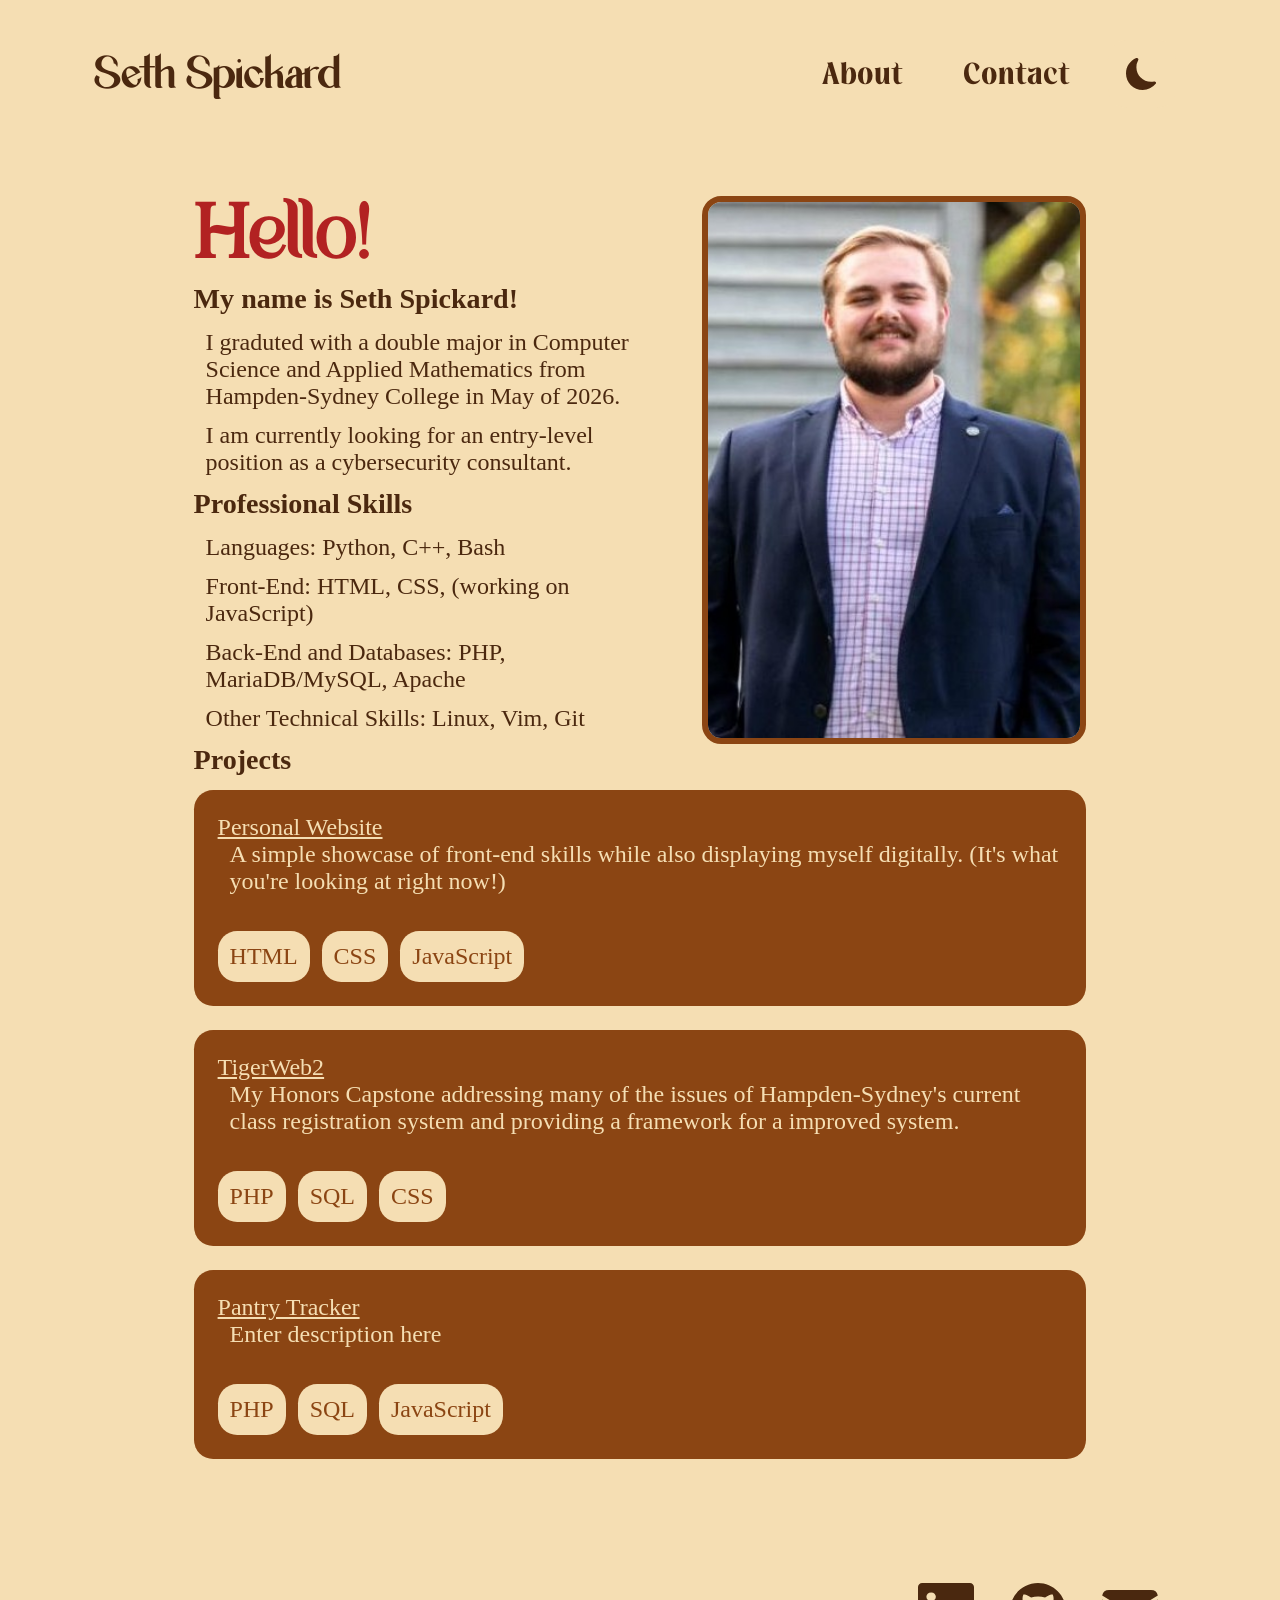
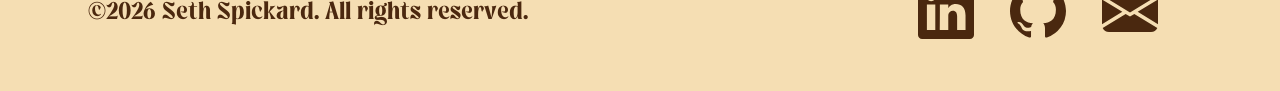
<file: index.html>
<!DOCTYPE html>
<html>
  <head>
    <meta charset="utf-8">
    <meta http-equiv="X-UA-Compatible" content="IE=edge">
    <title>Seth Spickard</title>
    <link rel="icon" type="image/x-icon" href="./images/favicon2.png?">
    <meta name="description" content="">
    <meta name="viewport" content="width=device-width, initial-scale=1">
    <link rel="stylesheet" href="style.css">
    <script src="light-n-dark-mode.js"></script>
  </head>

  <body>    
    <header>
      <a href="./index.html"><h1>Seth Spickard</h1></a>
      <nav>
        <ul>
          <a href="./about.html">
            <li>About</li>
          </a>
          <a href="./contact.html">
            <li>Contact</li>
          </a>
          <button type="button" onclick="togglePreferredTheme();" id="themePreferenceButton"><img id="themePreferenceIcon" class="icon" src=""/></button>
        </ul>
      </nav>
    </header>

    <main>
      <section class="text-with-picture">
        <section>
          <div>
            <h2>Hello!</h2>
            <h3> My name is Seth Spickard!</h3>
            <p>
              I graduted with a double major in Computer Science and Applied Mathematics from Hampden-Sydney College in May of 2026.
            </p>

            <p>
              I am currently looking for an entry-level position as a cybersecurity consultant.
            </p>
          </div>
            
          <div>
            <h3>Professional Skills</h3>

            <p>
              Languages: Python, C++, Bash
            </p>
            <p>
              Front-End: HTML, CSS, (working on JavaScript)
            </p>
            <p>
              Back-End and Databases: PHP, MariaDB/MySQL, Apache
            </p>
            <p>
              Other Technical Skills: Linux, Vim, Git
            </p>
          </div>
        </section>

        <img src="./images/headshot.jpg" alt="Headshot of Seth Spickard (how handsome!)"/>
      </section>

      <section class="projects">
        <h3>Projects</h3>
        <div class="project-container">
          <div>
            <a href="https://github.com/Sespi24/Sespi24" class="project-name">Personal Website</a>
            <p>A simple showcase of front-end skills while also displaying myself digitally. (It's what you're looking at right now!)</p>
          </div>
          <div class="language-skills row" style="align-self: flex-end;">
            <div class="row language-skill" style="--i:1;">
              <!-- <span class="dot"></span> -->
              <p>HTML</p>
            </div>
            <div class="row language-skill" style="--i:2;">
              <!-- <span class="dot"></span> -->
              <p>CSS</p>
            </div>
            <div class="row language-skill" style="--i:3;">
              <!-- <span class="dot"></span> -->
              <p>JavaScript</p>
            </div>
          </div>
        </div>

        <div class="project-container">
          <div>
            <a href="https://github.com/Sespi24/tiger-web-2__public" class="project-name">TigerWeb2</a>
            <p>My Honors Capstone addressing many of the issues of Hampden-Sydney's current class registration system and providing a framework for a improved system.</p>
          </div>
          <div class="language-skills row" style="align-self: flex-end;">
            <div class="row language-skill" style="--i:1;">
              <!-- <span class="dot"></span> -->
              <p>PHP</p>
            </div>
            <div class="row language-skill" style="--i:2;">
              <!-- <span class="dot"></span> -->
              <p>SQL</p>
            </div>
            <div class="row language-skill" style="--i:3;">
              <!-- <span class="dot"></span> -->
              <p>CSS</p>
            </div>
          </div>
        </div>
        <div class="project-container">
          <div>
            <a href="" class="project-name">Pantry Tracker</a>
            <p>Enter description here</p>
          </div>
          <div class="language-skills row" style="align-self: flex-end;">
            <div class="row language-skill" style="--i:1;">
              <!-- <span class="dot"></span> -->
              <p>PHP</p>
            </div>
            <div class="row language-skill" style="--i:2;">
              <!-- <span class="dot"></span> -->
              <p>SQL</p>
            </div>
            <div class="row language-skill" style="--i:3;">
              <!-- <span class="dot"></span> -->
              <p>JavaScript</p>
            </div>
          </div>
        </div>

      </section>
    </main>

    <footer>
      <section>
        ©2026 Seth Spickard. All rights reserved.
      </section>
      
      <ul>
        <a href="https://www.linkedin.com/in/seth-spickard-328140358/">
          <li>
            <img class="icon" src="./images/linkedin.svg" alt="LinkedIn" width="40vw"/>
          </li>
        </a>
        <a href="https://github.com/Sespi24">
          <li>
            <img class="icon" src="./images/github.svg" alt="GitHub" width="40vw"/>
          </li>
        </a>
        <a href="mailto:sespickard24@gmail.com">
          <li>
            <img class="icon" src="./images/envelope-fill.svg" alt="Email" width="40vw"/>
          </li>
        </a>
      </ul>
    </footer>
  </body>
</html>
</file>
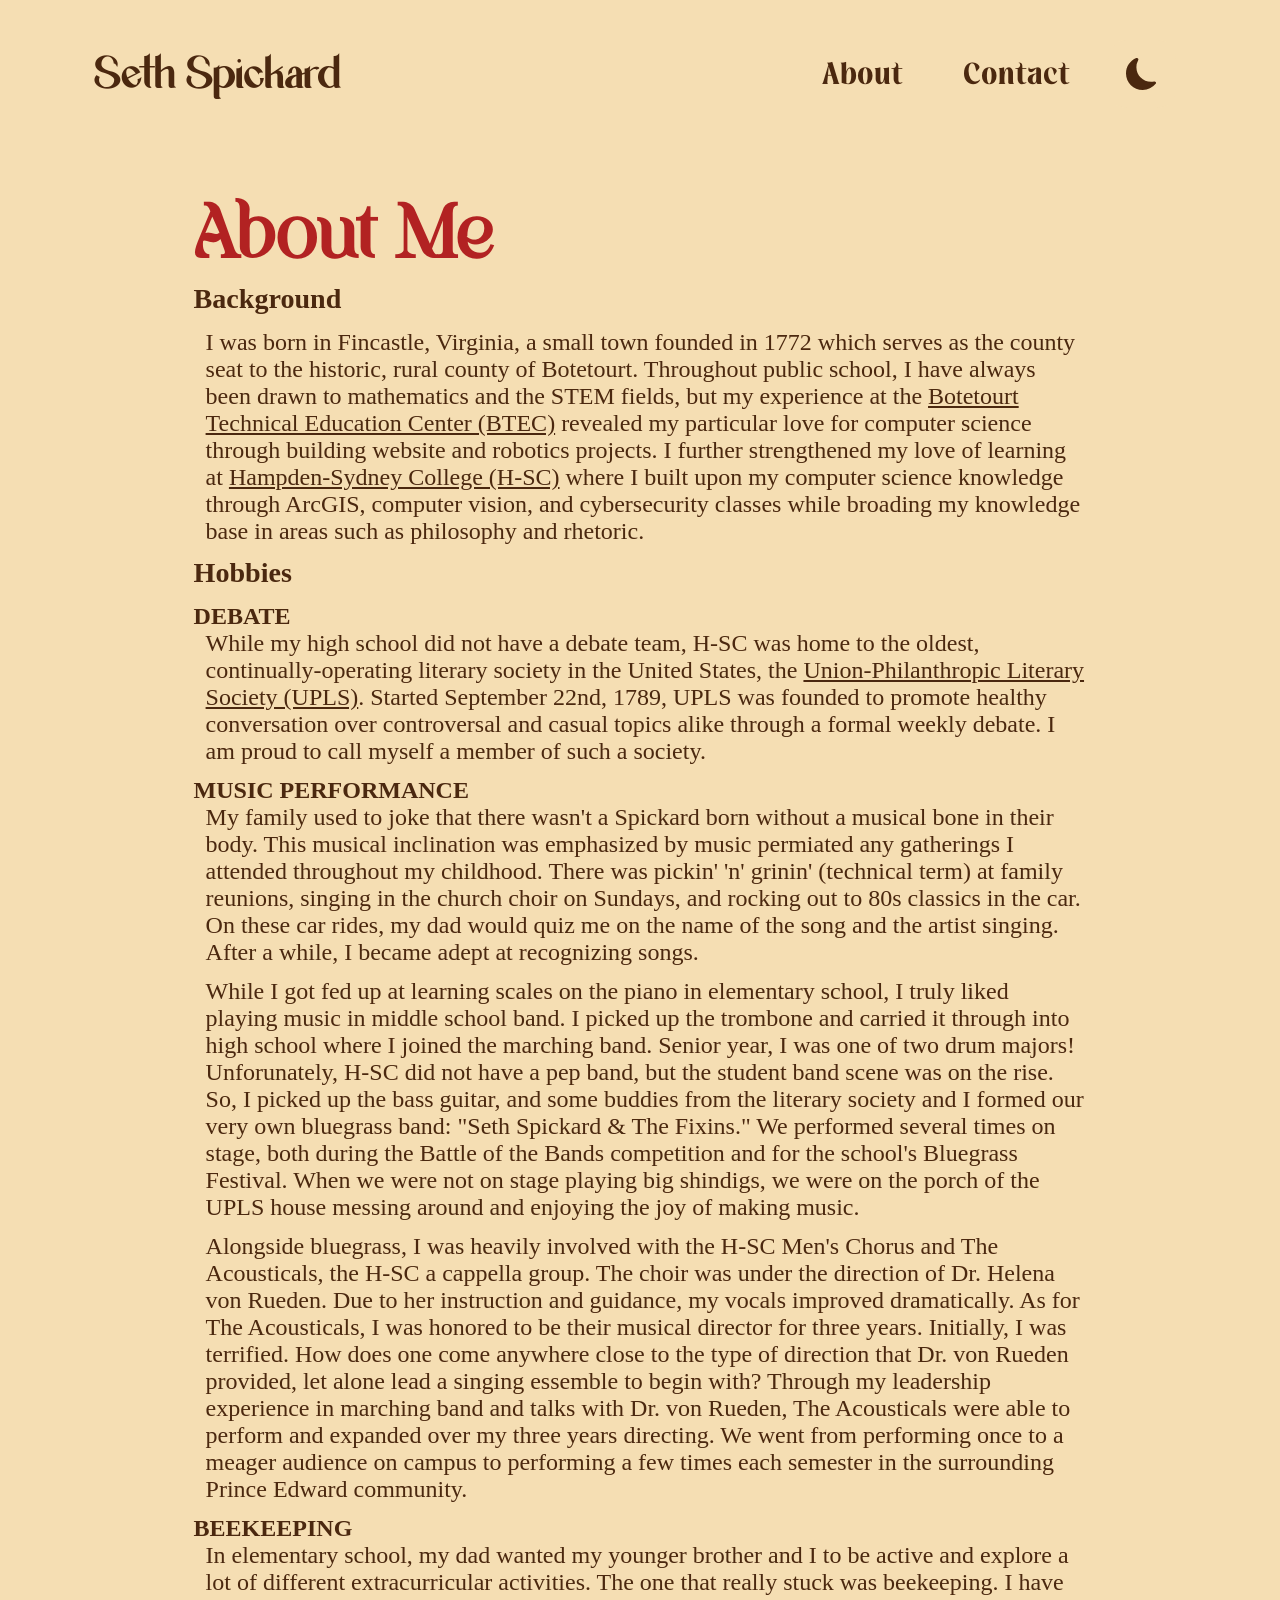
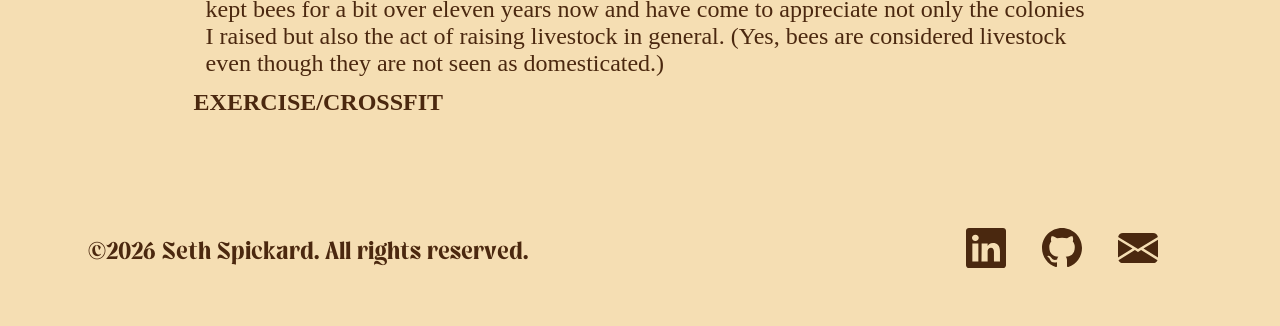
<file: about.html>
<!DOCTYPE html>
<html>
  <head>
    <meta charset="utf-8">
    <meta http-equiv="X-UA-Compatible" content="IE=edge">
    <title>Seth Spickard</title>
    <link rel="icon" type="image/x-icon" href="./images/favicon2.png?">
    <meta name="description" content="">
    <meta name="viewport" content="width=device-width, initial-scale=1">
    <link rel="stylesheet" href="style.css">
    <script src="light-n-dark-mode.js"></script>
  </head>

  <body>
    <header>
      <a href="./index.html"><h1>Seth Spickard</h1></a>
      <nav>
        <ul>
          <a href="./about.html">
            <li>About</li>
          </a>
          <a href="./contact.html">
            <li>Contact</li>
          </a>
          <button type="button" onclick="togglePreferredTheme();" id="themePreferenceButton"><img id="themePreferenceIcon" class="icon" src=""/></button>
        </ul>
      </nav>
    </header>

    <main>
      <h2>About Me</h2>
      
      <section>
        <h3 class="about_h3">Background</h3>
        <p>
          I was born in Fincastle, Virginia, a small town founded in 1772 which serves as the county seat to the historic, rural county of Botetourt. Throughout public school, I have always been drawn to mathematics and the STEM fields, but my experience at the <a href="https://btec.bcps.k12.va.us/">Botetourt Technical Education Center (BTEC)</a> revealed my particular love for computer science through building website and robotics projects. I further strengthened my love of learning at <a href="https://www.hsc.edu/">Hampden-Sydney College (H-SC)</a> where I built upon my computer science knowledge through ArcGIS, computer vision, and cybersecurity classes while broading my knowledge base in areas such as philosophy and rhetoric.
        </p>
      </section>

      <section class="hobbies">
        <h3 class="about_h3">Hobbies</h3>

        <section class="hobby_group">
          <h4>DEBATE</h4>
          <div class="hobby">
            <p>
              While my high school did not have a debate team, H-SC was home to the oldest, continually-operating literary society in the United States, the <a href="https://en.wikipedia.org/wiki/Union-Philanthropic_Society">Union-Philanthropic Literary Society (UPLS)</a>. Started September 22nd, 1789, UPLS was founded to promote healthy conversation over controversal and casual topics alike through a formal weekly debate. I am proud to call myself a member of such a society.
            </p>
          </div>
        </section>

        <section class="hobby_group">
          <h4>MUSIC PERFORMANCE</h4>
          <div class="hobby">
            <p>
              My family used to joke that there wasn't a Spickard born without a musical bone in their body. This musical inclination was emphasized by music permiated any gatherings I attended throughout my childhood. There was pickin' 'n' grinin' (technical term) at family reunions, singing in the church choir on Sundays, and rocking out to 80s classics in the car. On these car rides, my dad would quiz me on the name of the song and the artist singing. After a while, I became adept at recognizing songs.
            </p>
            <p>
              While I got fed up at learning scales on the piano in elementary school, I truly liked playing music in middle school band. I picked up the trombone and carried it through into high school where I joined the marching band. Senior year, I was one of two drum majors! Unforunately, H-SC did not have a pep band, but the student band scene was on the rise. So, I picked up the bass guitar, and some buddies from the literary society and I formed our very own bluegrass band: "Seth Spickard & The Fixins." We performed several times on stage, both during the Battle of the Bands competition and for the school's Bluegrass Festival. When we were not on stage playing big shindigs, we were on the porch of the UPLS house messing around and enjoying the joy of making music.
            </p>
            <p>
              Alongside bluegrass, I was heavily involved with the H-SC Men's Chorus and The Acousticals, the H-SC a cappella group. The choir was under the direction of Dr. Helena von Rueden. Due to her instruction and guidance, my vocals improved dramatically. As for The Acousticals, I was honored to be their musical director for three years. Initially,  I was terrified. How does one come anywhere close to the type of direction that Dr. von Rueden provided, let alone lead a singing essemble to begin with? Through my leadership experience in marching band and talks with Dr. von Rueden, The Acousticals were able to perform and expanded over my three years directing. We went from performing once to a meager audience on campus to performing a few times each semester in the surrounding Prince Edward community.
            </p>
          </div>
        </section>

        <section class="hobby_group">
          <h4>BEEKEEPING</h4>
          <div class="hobby">
            <p>
              In elementary school, my dad wanted my younger brother and I to be active and explore a lot of different extracurricular activities. The one that really stuck was beekeeping. I have kept bees for a bit over eleven years now and have come to appreciate not only the colonies I raised but also the act of raising livestock in general. (Yes, bees are considered livestock even though they are not seen as domesticated.) 
            </p>
          </div>
        </section>

        <section class="hobby_group">
          <h4>EXERCISE/CROSSFIT</h4>
          <div>
            <p>

            </p>
          </div>
        </section>
      </section>
    </main>

    <footer>
      <section>
        ©2026 Seth Spickard. All rights reserved.
      </section>
      <ul>
        <a href="https://www.linkedin.com/in/seth-spickard-328140358/">
          <li>
            <img class="icons" src="./images/linkedin.svg" alt="LinkedIn" width="40vw"/>
          </li>
        </a>
        <a href="https://github.com/Sespi24">
          <li>
            <img class="icons" src="./images/github.svg" alt="GitHub" width="40vw"/>
          </li>
        </a>
        <a href="mailto:sespickard24@gmail.com">
          <li>
            <img class="icons" src="./images/envelope-fill.svg" alt="Email" width="40vw"/>
          </li>
        </a>
      </ul>
    </footer>
  </body>
</html>
</file>
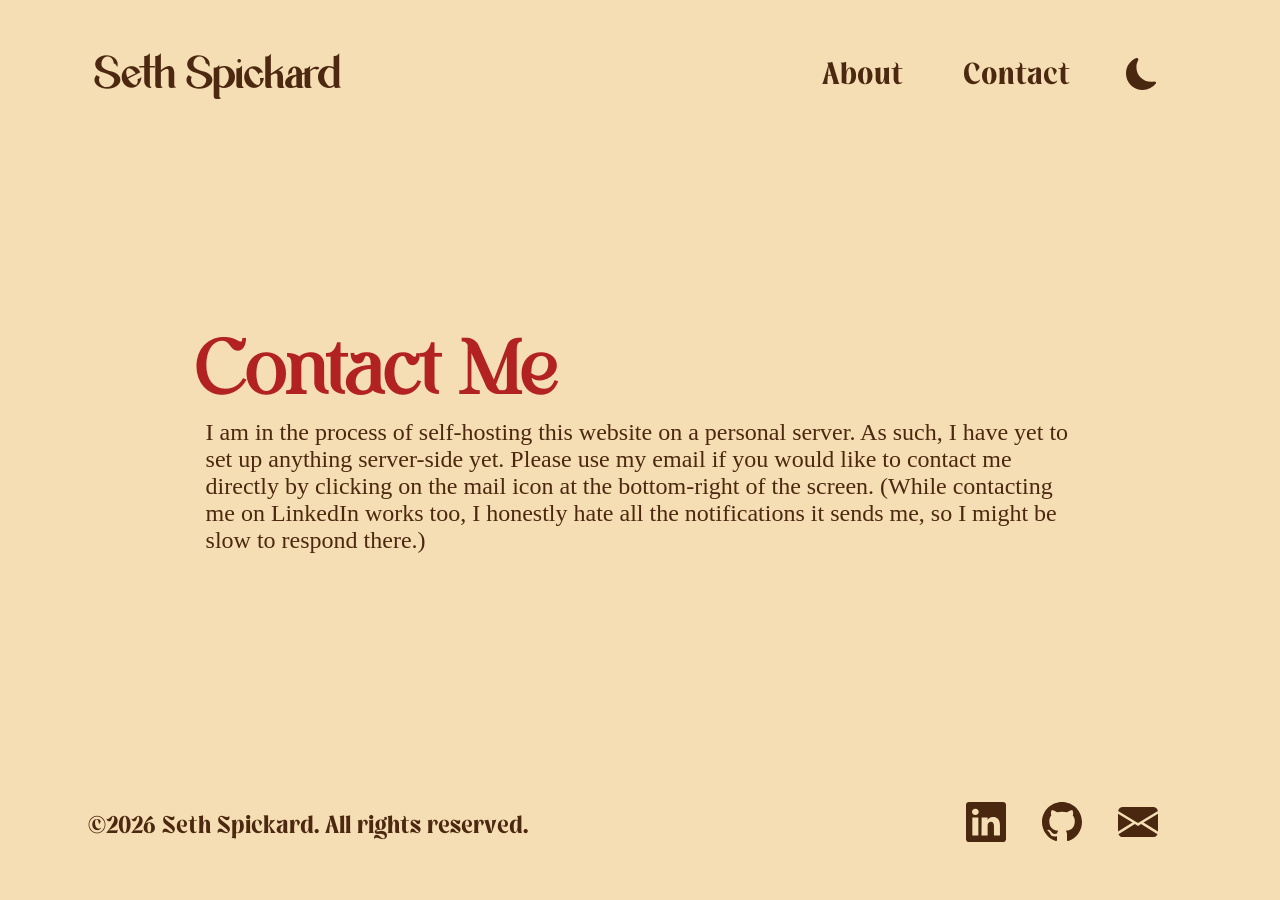
<file: contact.html>
<!DOCTYPE html>
<html>
  <head>
    <meta charset="utf-8">
    <meta http-equiv="X-UA-Compatible" content="IE=edge">
    <title>Seth Spickard</title>
    <link rel="icon" type="image/x-icon" href="./images/favicon2.png?">
    <meta name="description" content="">
    <meta name="viewport" content="width=device-width, initial-scale=1">
    <link rel="stylesheet" href="style.css">
    <script src="light-n-dark-mode.js"></script>
  </head>

  <body>
    <header>
      <a href="./index.html"><h1>Seth Spickard</h1></a>
      <nav>
        <ul>
          <a href="./about.html">
            <li>About</li>
          </a>
          <a href="./contact.html">
            <li>Contact</li>
          </a>
          <button type="button" onclick="togglePreferredTheme();" id="themePreferenceButton"><img id="themePreferenceIcon" class="icon" src=""/></button>
        </ul>
      </nav>
    </header>

    <main>
      <section >
        <h2>Contact Me</h2>
        <!-- <form>
            
          <input type="text" id="name" name="name" placeholder="Name"/>

          <input type="text" id="email" name="email" placeholder="Email" pattern="[a-zA-Z0-9._+%-]+@[a-zA-Z0-9.-]+\.[a-zA-Z]{2,}"/>

          <textarea placeholder="Message"></textarea>

          <button type="submit">Submit</button>
        </form> -->
        <p>
          I am in the process of self-hosting this website on a personal server. As such, I have yet to set up anything server-side yet. Please use my email if you would like to contact me directly by clicking on the mail icon at the bottom-right of the screen. (While contacting me on LinkedIn works too, I honestly hate all the notifications it sends me, so I might be slow to respond there.)
        </p>
      </section>
    </main>

    <footer>
      <div>
        ©2026 Seth Spickard. All rights reserved.
      </div>
      <ul>
        <a href="https://www.linkedin.com/in/seth-spickard-328140358/">
          <li>
            <img class="icons" src="./images/linkedin.svg" alt="LinkedIn" width="40vw"/>
          </li>
        </a>
        <a href="https://github.com/Sespi24">
          <li>
            <img class="icons" src="./images/github.svg" alt="GitHub" width="40vw"/>
          </li>
        </a>
        <a href="mailto:sespickard24@gmail.com">
          <li>
            <img class="icons" src="./images/envelope-fill.svg" alt="Email" width="40vw"/>
          </li>
        </a>
      </ul>
    </footer>
  </body>
</html>
</file>
<file: style.css>
/**********************************
*                                 *
*   COLORS                        *
*                                 *
**********************************/

:root[data-theme="light"]{
  --nav-txt: wheat;
  --primary-color: wheat;
  --secondary-color: saddlebrown;
  --accent-color: firebrick;
  --txt-color: rgb(75, 40, 15);

  /* & .project-container {
    color:var(--)
  } */

  & img[src$=".svg"] {
    filter: invert(14%) sepia(84%) saturate(499%) hue-rotate(344deg) brightness(96%) contrast(94%);
  }

  & footer li:hover, button img:hover {
    filter: brightness(0) saturate(100%) invert(94%) sepia(47%) saturate(612%) hue-rotate(310deg) brightness(102%) contrast(92%); 
  }
} 

:root[data-theme="dark"] {
  --nav-txt: white;
  --primary-color: rgb(56, 70, 82);
  --secondary-color: rgb(60, 100, 150);
  --accent-color: lightskyblue;
  --txt-color:white;

  & img[src$=".svg"] {
    filter: invert(100%);
  }
}



/**********************************
*                                 *
*   FONTS                         *
*                                 *
**********************************/

@font-face {
  font-family: "Agraham";
  src: url(./fonts/agraham/Agraham.otf);
}

@font-face {
  font-family: "Mileast";
  src: url(./fonts/mileast/Mileast.otf);
}

@font-face {
  font-family: "Gafiya Regular";
  src: url(./fonts/gafiya/Gafiya-Regular.otf);
}



/**********************************
*                                 *
*   GENERAL                       *
*                                 *
**********************************/
/* *{ outline: 1px solid red; } */

*,
*::before,
*::after {
  padding: 0;
  margin: 0;
  box-sizing: border-box;
}

html {
  min-height: 100%;
  display: flex;
  flex-direction: column;
}

body {
  margin-left: 5%;
  margin-right: 5%;
  background-color: var(--primary-color);
  color: var(--txt-color);
  font-family: Georgia, serif;
  font-size: 1.5rem;
  flex-grow: 1;
  display: flex;
  flex-direction: column;
  justify-content: space-between;
  transition: 0.6s;
}

main {
  padding: 2em 3em;
  margin-left: 5%;
  margin-right: 5%;
  display: flex;
  flex-direction: column;
  border-radius: 0.8em;
  gap: min(1em, 5%);
}

header, footer {
  font-family: 'Mileast', Georgia, serif;
  display: flex;
  align-items: center;
  padding: min(1em, 5%);
  justify-content: space-between;

}

h1 {
  font-family: 'Agraham', Georgia, serif;
  font-size: 1em;
}

.row {
  display:flex;
  align-items: baseline;
}

.column {
  display: flex;
  flex-direction: column;
  align-items: center;
}



/**********************************
*                                 *
*   LINK DECORATION               *
*                                 *
**********************************/
a:link, a:visited {
  color: var(--txt-color);
  text-decoration: none;
  border-radius: 0.8em;
  transition: 0.6s;
  padding-left: 0.25em;
  padding-right: 0.25em;
}

a:hover {
  color: var(--nav-txt);
  background-color:var(--secondary-color);
  text-decoration: underline;
  transform: translateY(-0.15em);
  transition: 0.6s;
}



/**********************************
*                                 *
*   FORM DECORATION               *
*                                 *
**********************************/
form {
  display: flex;
  flex-direction: column;
  gap: 0.5em;
}

input, button, textarea {
  padding: 0.75em;
  font-family: 'Mileast', Georgia, serif;
  font-size: 1em;
  color: var(--primary-color);
  border-radius: 0.8em;
  border: 0;
  transition: 0.6s;
}

input:active {
  background-color: lightblue;
}

button {
  align-self: center;
  font-family: 'Mileast', Georgia, serif;
  font-size: 1em;
  color: var(--txt-color);
  background-color: var(--secondary-color);
  cursor: pointer;
}

button:hover {
  color: var(--txt-color);
  background-color:var(--secondary-color);
  text-decoration: underline;
  transform: translateY(-0.15em);
  transition: 0.6s;
}

textarea {
  resize: none;
  height: 20vh;
}



/**********************************
*                                 *
*   WITHIN HEADER/NAVBAR          *
*                                 *
**********************************/
ul {
  display: flex;
  padding: 1rem;
  list-style: none;
  gap: 1rem;
  justify-content: end;
}

li {
  padding: 1rem;
  font-size: 1.25em;
}

#themePreferenceButton {
  background-color: var(--primary-color);
}

#themePreferenceButton:hover {
  background-color: var(--secondary-color);
}

#themePreferenceIcon {
  width: 2rem;
  transition: 0.6s;

}

#themePreferenceIcon:active {
  transition: 0.6s;
  rotate: X 360deg;
}



/**********************************
*                                 *
*   WITHIN MAIN                   *
*                                 *
**********************************/
.text-with-picture {
  display: flex;
  justify-content: space-around;
  gap: 3rem;
}

.text-with-picture img, .text-with-picture iframe {
  object-fit: cover;
  width: 30vw;
  height: auto;
  aspect-ratio: 1 / 1;
  border-radius: 0.8em;
  border: 0.25em solid var(--secondary-color);
}

h2 {
  color: var(--accent-color);
  -webkit-text-stroke: 10% var(--secondary-color);
  font-size: 3em;
  font-family: 'Gafiya Regular', Georgia, serif;
}

div > div{
  margin-bottom: 1.5em;
}

h3 {
  margin-bottom: 0.5em;
}

p {
  margin-left: 0.5em;
  margin-bottom: 0.5em;
}

main a:link, main a:visited {
  color: var(--txt-color);
  text-decoration: underline;
  border-radius: 0;
  padding: 0;
}

main a:hover {
  color: var(--primary-color);
  background-color: var(--txt-color);
  text-decoration: underline;
  border-radius: 0.2em;
}



/**********************************
*                                 *
*   PROJECTS                      *
*                                 *
**********************************/
.project-container {
  padding: 1em;
  border-radius: 0.8em;
  background-color: var(--secondary-color);
  color:var(--nav-txt);
  margin-bottom: 1em;
  transition: 0.6s;
}

.project-container:hover {
  transform: translateY(-0.15em);
  transition: 0.6s;
}

.project-container:hover .language-skill {
  animation: hop 0.6s ease;
  animation-delay: calc(var(--i) * 0.1s);
}

@keyframes hop {
 0% {transform: translateY(0em);}
 50% {transform: translateY(-0.15em);}
 100% {transform: translateY(0em);}
}

.language-skill {
  background-color: var(--nav-txt);
  color: var(--secondary-color);
  padding:0.5em;
  margin-right:0.5em;
  margin-bottom: 0;
  border-radius:0.8em;
}

.language-skill p {
  margin-bottom:0;
  margin-left:0;
}

.language-skills {
  margin:0;
  flex-wrap: wrap; 
}

.project-name {
  color: var(--nav-txt) !important; 
}

.project-name:hover {
  background-color: var(--nav-txt);
  color: var(--secondary-color) !important;
}



/**********************************
*                                 *
*   WITHIN FOOTER                 *
*                                 *
**********************************/
footer {
  align-items: center;
  justify-self: flex-end;
}

footer ul {
  gap: 0;
  align-items: center;
}

.icon {
  display: block;
  width: 3.5rem;
  height: auto;
}

footer li {
  padding: 0.75rem;
  font-size: 1em;
}

/* footer li img {
  display: block;
  width: 3.5rem;
  height: auto;
}  */



/**********************************
*                                 *
*   ABOUT PAGE                    *
*                                 *
**********************************/
.about_h3 {
  justify-self: center;
}

#map {
  height: 100%;
}

iframe {
  opacity: 0;
  height: 0;
  width: 0;
  overflow: hidden;
  transition: 0.6s;
}

.trigger-text:hover iframe {
  opacity: 1;
  height: auto;
  transition: 0.6s;
}

#debate {
  background-image: url("./images/");
}

#music {
  background-image: url("./images/music-bg.jpg");
  background-size:20em;
  object-fit: cover;
  aspect-ratio: 16 /9;
  /* opacity:0.5; */
}

#beekeeping {
  background-image: url('./images/beekeeping-bg.JPEG');
  object-fit: scale-down;
  /* opacity:0.5; */
}

#crossfit {
  background-image: url();
}

/* .hobbies {
  justify-content: space-between;
}

.hobby {
  opacity: 0;
  transition: 0.6s;
  order: 99;
}

.hobby_group:hover .hobby{
  opacity: 1;
  transition: 0.6s;
} */



/**********************************
*                                 *
*   MOBILE RESPONSIVENESS         *
*                                 *
**********************************/
@media screen and (min-width: 300px) and (max-width: 900px) {
  main {
    margin-left: 0;
    margin-right: 0;
    padding:0;
  }

  header, footer{
    flex-direction: column;
  }

  main, footer {
    text-align: center;
  }

  .text-with-picture, footer {
    flex-direction: column-reverse;
    align-items: center;
  }

  .text-with-picture img {
    width: 50vw;
  }

  .language-skills {
    justify-content: center;
    gap: 0.5em;
  }
}
</file>
